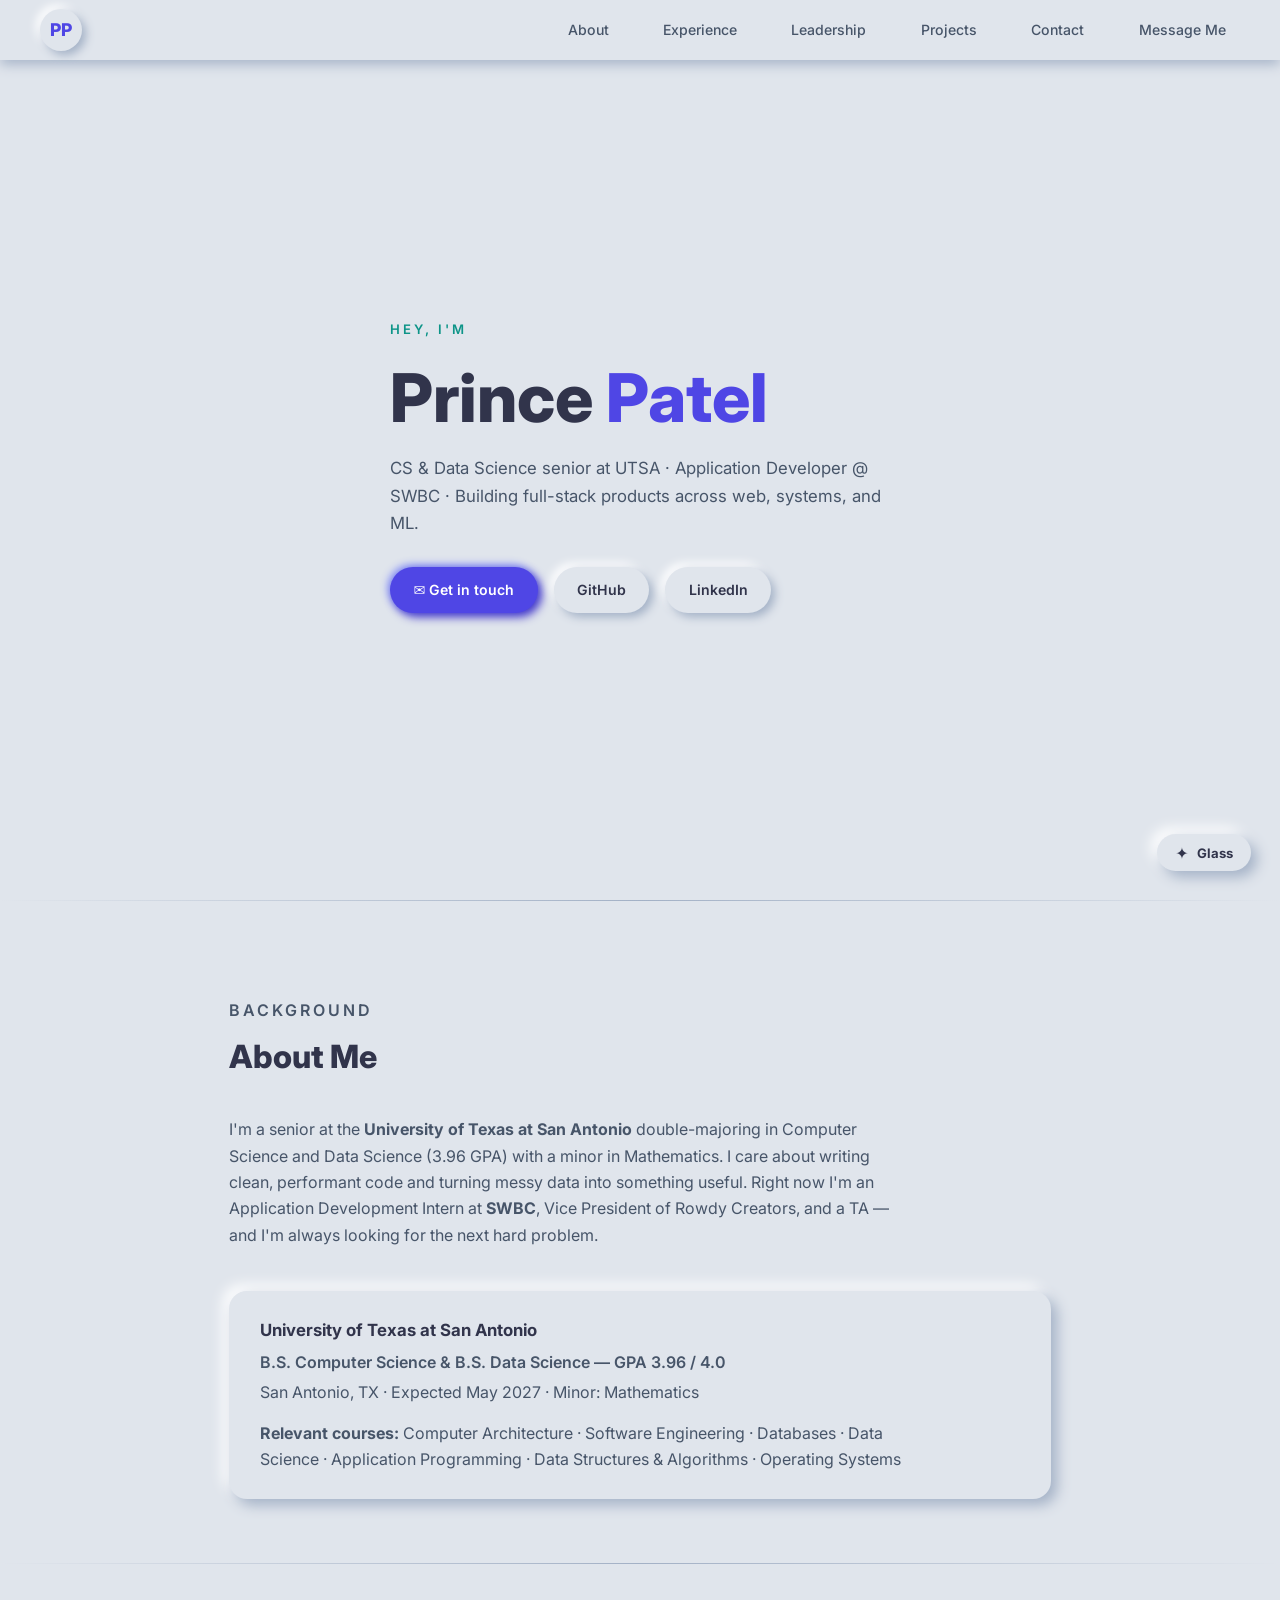
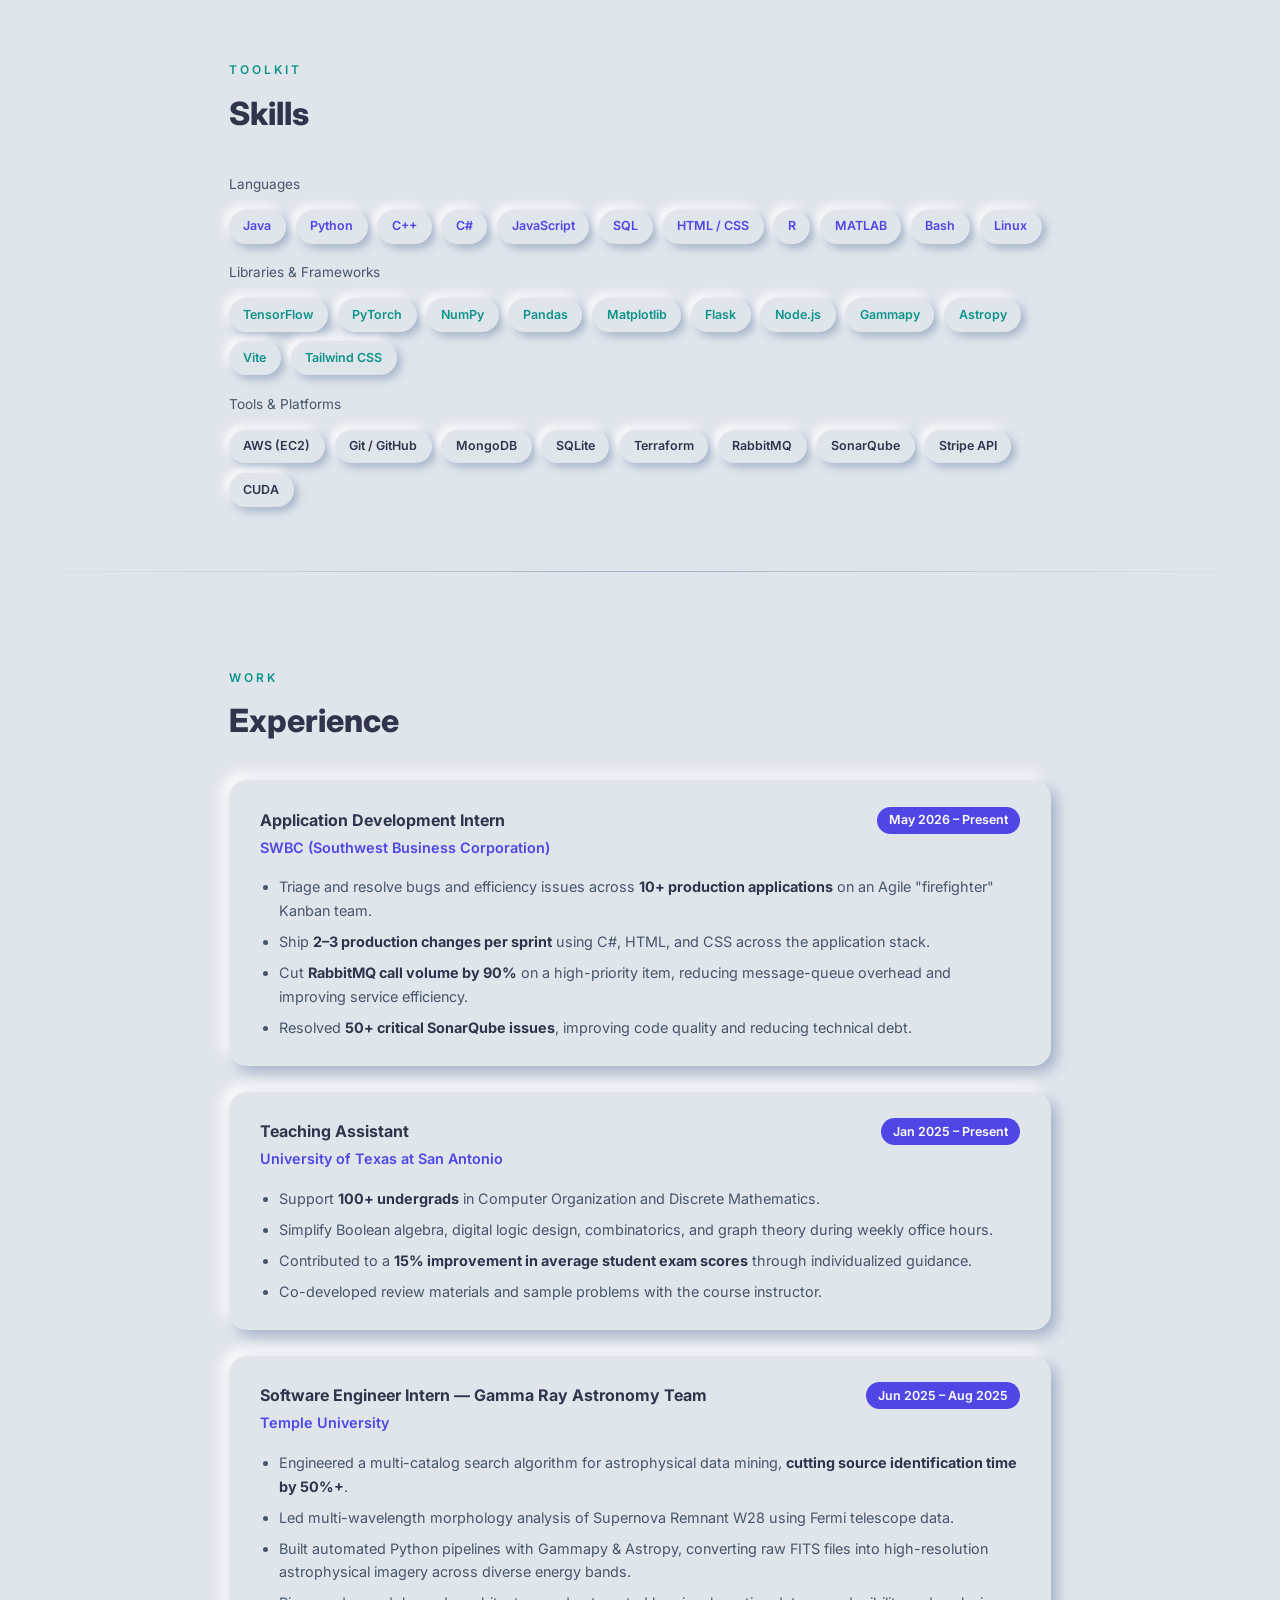
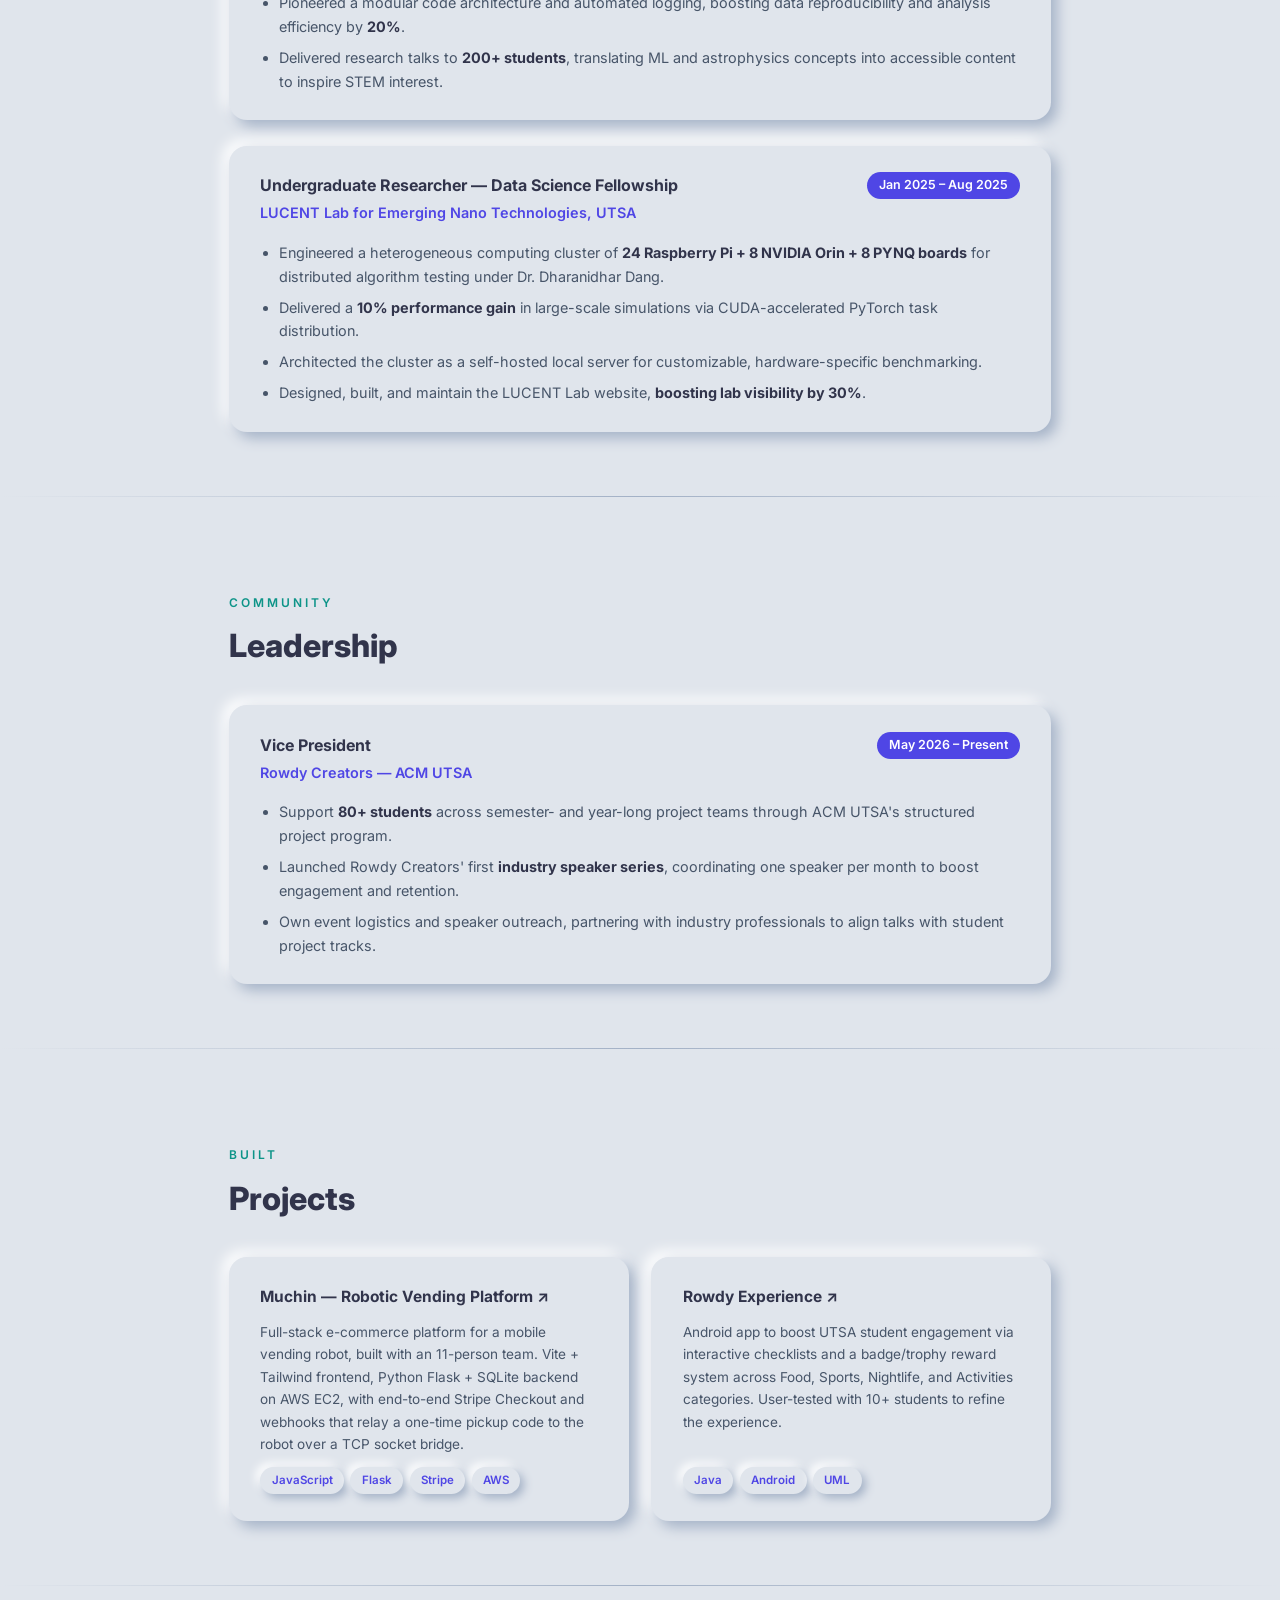
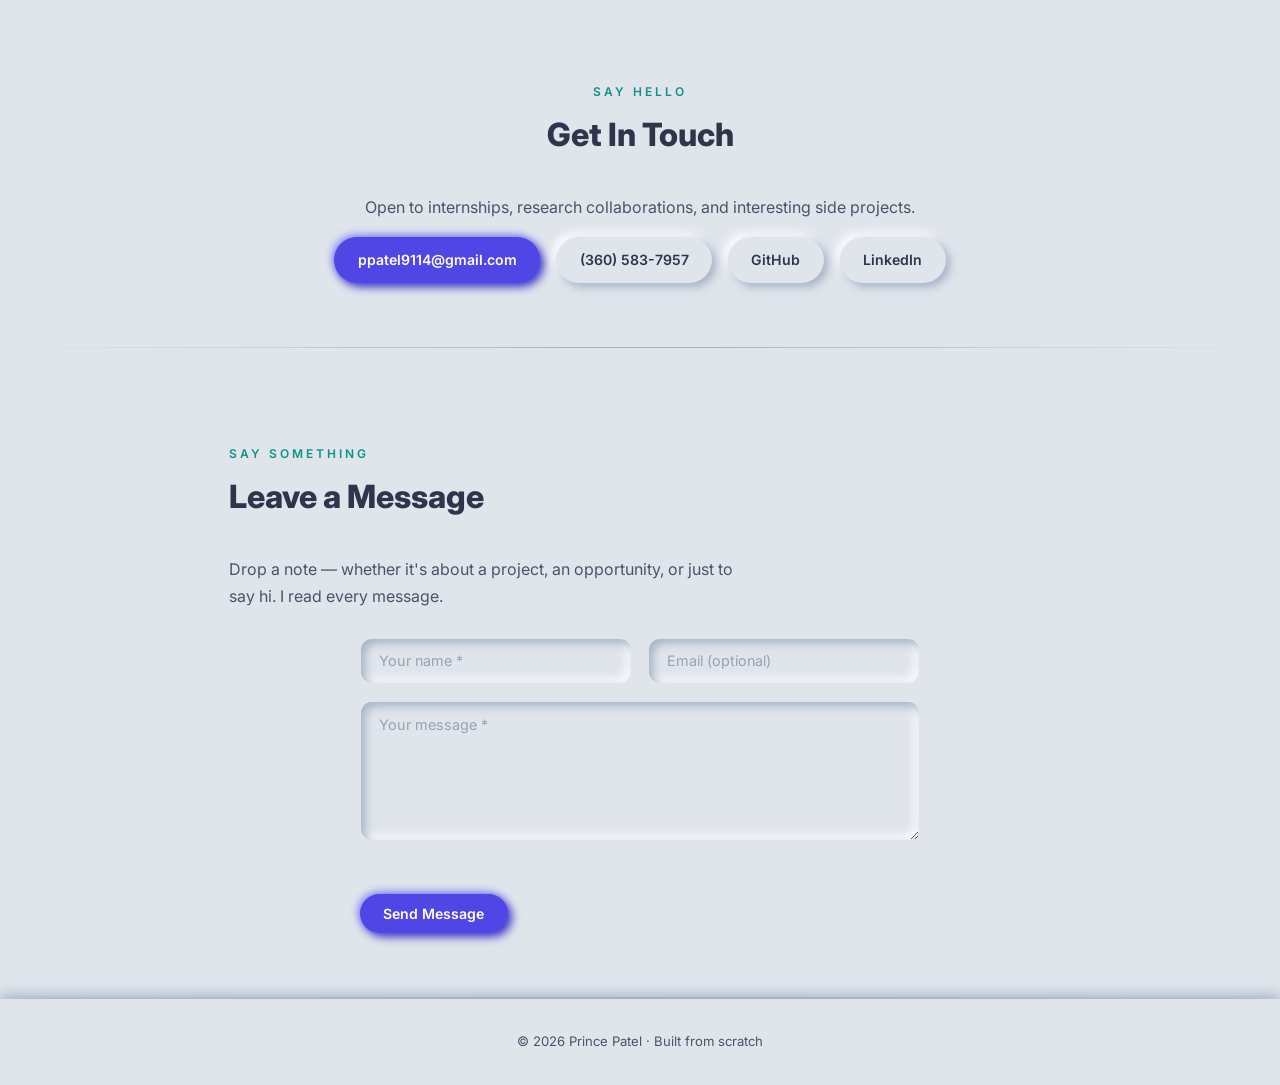
<file: index.html>
<!DOCTYPE html>
<html lang="en" data-theme="neu">
<head>
  <meta charset="UTF-8" />
  <meta name="viewport" content="width=device-width, initial-scale=1.0" />
  <title>Prince Patel — Portfolio</title>
  <link href="https://fonts.googleapis.com/css2?family=Inter:wght@400;500;600;700;800&display=swap" rel="stylesheet" />
  <link rel="stylesheet" href="css/themes.css" />
  <link rel="stylesheet" href="css/base.css" />
  <script>
    // Only hide content for the scroll animation if it can actually run.
    // No JS / old browser => nothing is ever hidden. Failsafe reveals
    // everything if animations.js fails to load (cleared at its end).
    if ('IntersectionObserver' in window &&
        !window.matchMedia('(prefers-reduced-motion: reduce)').matches) {
      document.documentElement.classList.add('js-anim');
      window.__animFailsafe = setTimeout(function () {
        document.documentElement.classList.remove('js-anim');
      }, 2000);
    }
  </script>
</head>
<body>

<!-- NAV -->
<nav>
  <span class="logo">PP</span>
  <ul>
    <li><a href="#about">About</a></li>
    <li><a href="#experience">Experience</a></li>
    <li><a href="#leadership">Leadership</a></li>
    <li><a href="#projects">Projects</a></li>
    <li><a href="#contact">Contact</a></li>
    <li><a href="#leave-message">Message Me</a></li>
  </ul>
</nav>

<!-- HERO -->
<section id="hero">
  <div class="container">
    <p class="hero-eyebrow">Hey, I'm</p>
    <h1 class="hero-name">Prince <span>Patel</span></h1>
    <p class="hero-sub">
      CS &amp; Data Science senior at UTSA · Application Developer @ SWBC ·
      Building full-stack products across web, systems, and ML.
    </p>
    <div class="hero-links">
      <a class="btn btn-primary" href="mailto:ppatel9114@gmail.com">✉ Get in touch</a>
      <a class="btn" href="https://github.com/IMPr1nce" target="_blank" rel="noopener noreferrer">GitHub</a>
      <a class="btn" href="https://www.linkedin.com/in/ppatel9114/" target="_blank" rel="noopener noreferrer">LinkedIn</a>
    </div>
  </div>
</section>

<hr class="divider" />

<!-- ABOUT / EDUCATION -->
<section id="about">
  <div class="container">
    <p class="section-label">Background</p>
    <h2>About Me</h2>
    <p>
      I'm a senior at the <strong>University of Texas at San Antonio</strong> double-majoring in
      Computer Science and Data Science (3.96 GPA) with a minor in Mathematics.
      I care about writing clean, performant code and turning messy data into something useful.
      Right now I'm an Application Development Intern at <strong>SWBC</strong>, Vice President of
      Rowdy Creators, and a TA — and I'm always looking for the next hard problem.
    </p>

    <br />

    <div class="edu-card neu-card" style="margin-top: 1rem;">
      <h3>University of Texas at San Antonio</h3>
      <p class="degree">B.S. Computer Science &amp; B.S. Data Science — GPA 3.96 / 4.0</p>
      <p class="meta">San Antonio, TX · Expected May 2027 · Minor: Mathematics</p>
      <p class="courses">
        <strong>Relevant courses:</strong> Computer Architecture · Software Engineering · Databases ·
        Data Science · Application Programming · Data Structures &amp; Algorithms · Operating Systems
      </p>
    </div>
  </div>
</section>

<hr class="divider" />

<!-- SKILLS -->
<section id="skills">
  <div class="container">
    <p class="section-label">Toolkit</p>
    <h2>Skills</h2>
    <p style="color:var(--muted); font-size:.85rem; margin-bottom:.9rem;">Languages</p>
    <div class="skills-grid">
      <span class="tag">Java</span>
      <span class="tag">Python</span>
      <span class="tag">C++</span>
      <span class="tag">C#</span>
      <span class="tag">JavaScript</span>
      <span class="tag">SQL</span>
      <span class="tag">HTML / CSS</span>
      <span class="tag">R</span>
      <span class="tag">MATLAB</span>
      <span class="tag">Bash</span>
      <span class="tag">Linux</span>
    </div>
    <p style="color:var(--muted); font-size:.85rem; margin: 1.1rem 0 .9rem;">Libraries &amp; Frameworks</p>
    <div class="skills-grid">
      <span class="tag lib">TensorFlow</span>
      <span class="tag lib">PyTorch</span>
      <span class="tag lib">NumPy</span>
      <span class="tag lib">Pandas</span>
      <span class="tag lib">Matplotlib</span>
      <span class="tag lib">Flask</span>
      <span class="tag lib">Node.js</span>
      <span class="tag lib">Gammapy</span>
      <span class="tag lib">Astropy</span>
      <span class="tag lib">Vite</span>
      <span class="tag lib">Tailwind CSS</span>
    </div>
    <p style="color:var(--muted); font-size:.85rem; margin: 1.1rem 0 .9rem;">Tools &amp; Platforms</p>
    <div class="skills-grid">
      <span class="tag tool">AWS (EC2)</span>
      <span class="tag tool">Git / GitHub</span>
      <span class="tag tool">MongoDB</span>
      <span class="tag tool">SQLite</span>
      <span class="tag tool">Terraform</span>
      <span class="tag tool">RabbitMQ</span>
      <span class="tag tool">SonarQube</span>
      <span class="tag tool">Stripe API</span>
      <span class="tag tool">CUDA</span>
    </div>
  </div>
</section>

<hr class="divider" />

<!-- EXPERIENCE -->
<section id="experience">
  <div class="container">
    <p class="section-label">Work</p>
    <h2>Experience</h2>
    <div class="exp-list">

      <div class="exp-card neu-card">
        <div class="exp-header">
          <div>
            <h3>Application Development Intern</h3>
            <p class="exp-org">SWBC (Southwest Business Corporation)</p>
          </div>
          <span class="exp-date">May 2026 – Present</span>
        </div>
        <ul>
          <li>Triage and resolve bugs and efficiency issues across <strong>10+ production applications</strong> on an Agile "firefighter" Kanban team.</li>
          <li>Ship <strong>2–3 production changes per sprint</strong> using C#, HTML, and CSS across the application stack.</li>
          <li>Cut <strong>RabbitMQ call volume by 90%</strong> on a high-priority item, reducing message-queue overhead and improving service efficiency.</li>
          <li>Resolved <strong>50+ critical SonarQube issues</strong>, improving code quality and reducing technical debt.</li>
        </ul>
      </div>

      <div class="exp-card neu-card">
        <div class="exp-header">
          <div>
            <h3>Teaching Assistant</h3>
            <p class="exp-org">University of Texas at San Antonio</p>
          </div>
          <span class="exp-date">Jan 2025 – Present</span>
        </div>
        <ul>
          <li>Support <strong>100+ undergrads</strong> in Computer Organization and Discrete Mathematics.</li>
          <li>Simplify Boolean algebra, digital logic design, combinatorics, and graph theory during weekly office hours.</li>
          <li>Contributed to a <strong>15% improvement in average student exam scores</strong> through individualized guidance.</li>
          <li>Co-developed review materials and sample problems with the course instructor.</li>
        </ul>
      </div>

      <div class="exp-card neu-card">
        <div class="exp-header">
          <div>
            <h3>Software Engineer Intern — Gamma Ray Astronomy Team</h3>
            <p class="exp-org">Temple University</p>
          </div>
          <span class="exp-date">Jun 2025 – Aug 2025</span>
        </div>
        <ul>
          <li>Engineered a multi-catalog search algorithm for astrophysical data mining, <strong>cutting source identification time by 50%+</strong>.</li>
          <li>Led multi-wavelength morphology analysis of Supernova Remnant W28 using Fermi telescope data.</li>
          <li>Built automated Python pipelines with Gammapy &amp; Astropy, converting raw FITS files into high-resolution astrophysical imagery across diverse energy bands.</li>
          <li>Pioneered a modular code architecture and automated logging, boosting data reproducibility and analysis efficiency by <strong>20%</strong>.</li>
          <li>Delivered research talks to <strong>200+ students</strong>, translating ML and astrophysics concepts into accessible content to inspire STEM interest.</li>
        </ul>
      </div>

      <div class="exp-card neu-card">
        <div class="exp-header">
          <div>
            <h3>Undergraduate Researcher — Data Science Fellowship</h3>
            <p class="exp-org">LUCENT Lab for Emerging Nano Technologies, UTSA</p>
          </div>
          <span class="exp-date">Jan 2025 – Aug 2025</span>
        </div>
        <ul>
          <li>Engineered a heterogeneous computing cluster of <strong>24 Raspberry Pi + 8 NVIDIA Orin + 8 PYNQ boards</strong> for distributed algorithm testing under Dr. Dharanidhar Dang.</li>
          <li>Delivered a <strong>10% performance gain</strong> in large-scale simulations via CUDA-accelerated PyTorch task distribution.</li>
          <li>Architected the cluster as a self-hosted local server for customizable, hardware-specific benchmarking.</li>
          <li>Designed, built, and maintain the LUCENT Lab website, <strong>boosting lab visibility by 30%</strong>.</li>
        </ul>
      </div>

    </div>
  </div>
</section>

<hr class="divider" />

<!-- LEADERSHIP -->
<section id="leadership">
  <div class="container">
    <p class="section-label">Community</p>
    <h2>Leadership</h2>
    <div class="exp-list">

      <div class="exp-card neu-card">
        <div class="exp-header">
          <div>
            <h3>Vice President</h3>
            <p class="exp-org">Rowdy Creators — ACM UTSA</p>
          </div>
          <span class="exp-date">May 2026 – Present</span>
        </div>
        <ul>
          <li>Support <strong>80+ students</strong> across semester- and year-long project teams through ACM UTSA's structured project program.</li>
          <li>Launched Rowdy Creators' first <strong>industry speaker series</strong>, coordinating one speaker per month to boost engagement and retention.</li>
          <li>Own event logistics and speaker outreach, partnering with industry professionals to align talks with student project tracks.</li>
        </ul>
      </div>

    </div>
  </div>
</section>

<hr class="divider" />

<!-- PROJECTS -->
<section id="projects">
  <div class="container">
    <p class="section-label">Built</p>
    <h2>Projects</h2>
    <div class="proj-grid">

      <div class="proj-card neu-card">
        <h3><a href="https://github.com/Vendning-Machine-Team" target="_blank" rel="noopener noreferrer">Muchin — Robotic Vending Platform ↗</a></h3>
        <p>Full-stack e-commerce platform for a mobile vending robot, built with an 11-person team. Vite + Tailwind frontend, Python Flask + SQLite backend on AWS EC2, with end-to-end Stripe Checkout and webhooks that relay a one-time pickup code to the robot over a TCP socket bridge.</p>
        <div class="proj-tags">
          <span class="proj-tag">JavaScript</span>
          <span class="proj-tag">Flask</span>
          <span class="proj-tag">Stripe</span>
          <span class="proj-tag">AWS</span>
        </div>
      </div>

      <div class="proj-card neu-card">
        <h3><a href="https://github.com/IMPr1nce/UTSA-Rowdy-Experience" target="_blank" rel="noopener noreferrer">Rowdy Experience ↗</a></h3>
        <p>Android app to boost UTSA student engagement via interactive checklists and a badge/trophy reward system across Food, Sports, Nightlife, and Activities categories. User-tested with 10+ students to refine the experience.</p>
        <div class="proj-tags">
          <span class="proj-tag">Java</span>
          <span class="proj-tag">Android</span>
          <span class="proj-tag">UML</span>
        </div>
      </div>

    </div>
  </div>
</section>

<hr class="divider" />

<!-- CONTACT -->
<section id="contact">
  <div class="container">
    <p class="section-label">Say hello</p>
    <h2>Get In Touch</h2>
    <p style="color:var(--muted);">Open to internships, research collaborations, and interesting side projects.</p>
    <div class="contact-links">
      <a class="btn btn-primary" href="mailto:ppatel9114@gmail.com">ppatel9114@gmail.com</a>
      <a class="btn" href="tel:3605837957">(360) 583-7957</a>
      <a class="btn" href="https://github.com/IMPr1nce" target="_blank" rel="noopener noreferrer">GitHub</a>
      <a class="btn" href="https://www.linkedin.com/in/ppatel9114/" target="_blank" rel="noopener noreferrer">LinkedIn</a>
    </div>
  </div>
</section>

<hr class="divider" />

<!-- LEAVE A MESSAGE -->
<section id="leave-message">
  <div class="container">
    <p class="section-label">Say something</p>
    <h2>Leave a Message</h2>
    <p style="color:var(--muted); margin-bottom:1.8rem; max-width:520px;">
      Drop a note — whether it's about a project, an opportunity, or just to say hi.
      I read every message.
    </p>
    <form class="msg-form" id="msgForm"
          action="/api/messages"
          method="POST">
      <div class="msg-row">
        <input type="text"  name="name"    placeholder="Your name *"  required maxlength="100" />
        <input type="email" name="email"   placeholder="Email (optional)" maxlength="200" />
      </div>
      <textarea name="message" placeholder="Your message *" required maxlength="2000"></textarea>
      <p id="msg-status"></p>
      <button class="btn btn-primary msg-submit" type="submit" id="msgBtn">Send Message</button>
    </form>
  </div>
</section>

<hr class="divider" />

<!-- ADMIN INBOX (?admin=1) -->
<section id="messages">
  <div class="container">
    <p class="section-label">Inbox</p>
    <h2>Messages</h2>
    <div class="msg-list" id="msgList"><p style="color:var(--muted)">Loading…</p></div>
  </div>
</section>

<hr class="divider" />

<footer>
  <p>© 2026 Prince Patel · Built from scratch</p>
</footer>

<!-- SCROLL TO TOP -->
<button class="scroll-top" id="scrollTop" aria-label="Scroll to top">↑</button>

<!-- THEME TOGGLE -->
<button class="theme-toggle" id="themeToggle" aria-label="Toggle theme">
  <span class="theme-toggle-icon" id="themeIcon">✦</span>
  <span id="themeLabel">Glass</span>
</button>


<script src="js/theme.js"></script>
<script src="js/form.js"></script>
<script src="js/animations.js"></script>
</body>
</html>
</file>
<file: css/themes.css>
/* ════════════════════════════════════════
   NEUMORPHISM
   ════════════════════════════════════════ */
[data-theme="neu"] {
  --surface:     #e0e5ec;
  --text:        #31344b;
  --muted:       #475569;
  --accent:      #4f46e5;
  --accent2:     #0d9488;
  --border:      transparent;
  --placeholder: #94a3b8;
  --divider:     linear-gradient(to right, transparent, #a3b1c6, transparent);

  --shadow-d:  #a3b1c6;
  --shadow-l:  #ffffff;
  --raise:     6px 6px 14px var(--shadow-d), -6px -6px 14px var(--shadow-l);
  --raise-sm:  4px 4px 10px var(--shadow-d), -4px -4px 10px var(--shadow-l);
  --inset:     inset 4px 4px 10px var(--shadow-d), inset -4px -4px 10px var(--shadow-l);
}

[data-theme="neu"] body       { background: #e0e5ec; }
[data-theme="neu"] nav        { background: #e0e5ec; box-shadow: 0 4px 12px #a3b1c6, 0 -2px 6px #fff; }
[data-theme="neu"] footer     { box-shadow: 0 -4px 12px #a3b1c6; }
[data-theme="neu"] .btn-primary { box-shadow: 4px 4px 10px #4338ca, -2px -2px 8px #818cf8; }
[data-theme="neu"] .btn-primary:hover { box-shadow: inset 3px 3px 8px #3730a3, inset -2px -2px 6px #6366f1; opacity: 1; }


/* ════════════════════════════════════════
   GLASSMORPHISM
   ════════════════════════════════════════ */
[data-theme="glass"] {
  --surface:     rgba(255, 255, 255, 0.1);
  --text:        #f0f4ff;
  --muted:       rgba(255, 255, 255, 0.6);
  --accent:      #818cf8;
  --accent2:     #2dd4bf;
  --border:      rgba(255, 255, 255, 0.18);
  --placeholder: rgba(255, 255, 255, 0.35);
  --divider:     linear-gradient(to right, transparent, rgba(255,255,255,0.15), transparent);

  --raise:    0 8px 32px rgba(0,0,0,0.25), inset 0 1px 0 rgba(255,255,255,0.12);
  --raise-sm: 0 4px 16px rgba(0,0,0,0.2),  inset 0 1px 0 rgba(255,255,255,0.1);
  --inset:    inset 0 2px 12px rgba(0,0,0,0.25);
}

[data-theme="glass"] body {
  background: linear-gradient(135deg, #1a0533 0%, #0d1b4b 45%, #0a3d62 75%, #0a4a52 100%) fixed;
}
[data-theme="glass"] nav {
  background: rgba(255, 255, 255, 0.06);
  backdrop-filter: blur(24px);
  -webkit-backdrop-filter: blur(24px);
  border-bottom: 1px solid rgba(255, 255, 255, 0.1);
  box-shadow: 0 4px 20px rgba(0,0,0,0.3);
}
[data-theme="glass"] .neu-card {
  backdrop-filter: blur(16px);
  -webkit-backdrop-filter: blur(16px);
}
[data-theme="glass"] footer {
  background: rgba(255,255,255,0.04);
  backdrop-filter: blur(16px);
  -webkit-backdrop-filter: blur(16px);
  border-top: 1px solid rgba(255,255,255,0.08);
}
[data-theme="glass"] .theme-toggle {
  backdrop-filter: blur(16px);
  -webkit-backdrop-filter: blur(16px);
}
[data-theme="glass"] nav a:hover { box-shadow: none; background: rgba(255,255,255,0.08); }
[data-theme="glass"] nav .logo   { box-shadow: 0 0 0 1px rgba(255,255,255,0.15); }
</file>
<file: css/base.css>
/* ── RESET ── */
*, *::before, *::after { box-sizing: border-box; margin: 0; padding: 0; }

html { scroll-behavior: smooth; }

body {
  color: var(--text);
  font-family: 'Inter', system-ui, sans-serif;
  line-height: 1.65;
  min-height: 100vh;
}

/* ── NAV ── */
nav {
  position: fixed; top: 0; left: 0; right: 0; z-index: 100;
  display: flex; align-items: center; justify-content: space-between;
  padding: 0 2.5rem;
  height: 60px;
  transition: background .4s, box-shadow .4s;
}
nav .logo {
  font-weight: 800; font-size: 1.1rem; color: var(--accent);
  width: 42px; height: 42px; border-radius: 50%;
  display: flex; align-items: center; justify-content: center;
  box-shadow: var(--raise-sm);
  transition: box-shadow .3s;
}
nav ul { list-style: none; display: flex; gap: 1.6rem; }
nav a {
  text-decoration: none; color: var(--muted); font-size: .88rem; font-weight: 500;
  padding: .4rem .9rem; border-radius: 20px;
  transition: color .2s, box-shadow .2s;
}
nav a:hover { color: var(--accent); box-shadow: var(--raise-sm); }

/* ── LAYOUT ── */
section { padding: 6rem 0 4rem; }
.container { max-width: 880px; margin: 0 auto; padding: 0 1.8rem; }

/* ── HERO ── */
#hero { min-height: 100vh; display: flex; align-items: center; }
#hero .container { display: flex; flex-direction: column; gap: 1.3rem; }
.hero-eyebrow { font-size: .82rem; color: var(--accent2); letter-spacing: 3px; text-transform: uppercase; font-weight: 600; }
.hero-name { font-size: clamp(2.6rem, 6vw, 4.2rem); font-weight: 800; line-height: 1.08; }
.hero-name span { color: var(--accent); }
.hero-sub { font-size: 1.05rem; color: var(--muted); max-width: 500px; }
.hero-links { display: flex; gap: 1rem; flex-wrap: wrap; margin-top: .5rem; }

/* ── BUTTONS ── */
.btn {
  display: inline-flex; align-items: center; gap: .45rem;
  padding: .65rem 1.4rem; border-radius: 30px;
  font-size: .88rem; font-weight: 600;
  text-decoration: none;
  background: var(--surface); color: var(--text);
  box-shadow: var(--raise-sm);
  border: 1px solid var(--border);
  cursor: pointer; font-family: inherit;
  transition: box-shadow .2s, color .2s;
}
.btn:hover { box-shadow: var(--inset); color: var(--accent); }
.btn-primary { background: var(--accent); color: #fff; border-color: transparent; }
.btn-primary:hover { color: #fff; opacity: .88; }

/* ── SECTION LABELS & HEADINGS ── */
.section-label {
  font-size: .75rem; color: var(--accent2); letter-spacing: 3px;
  text-transform: uppercase; margin-bottom: .5rem; font-weight: 600;
}
h2 { font-size: 2rem; font-weight: 800; margin-bottom: 2rem; color: var(--text); }

/* ── CARD BASE ── */
.neu-card {
  background: var(--surface);
  border-radius: 18px;
  box-shadow: var(--raise);
  border: 1px solid var(--border);
  padding: 1.6rem 1.9rem;
  transition: box-shadow .3s;
}

/* ── ABOUT ── */
#about p { color: var(--muted); max-width: 680px; font-size: 1rem; }

/* ── EDUCATION ── */
.edu-card h3 { font-size: 1.05rem; font-weight: 700; }
.edu-card .degree { color: var(--accent); font-weight: 600; margin-top: .25rem; font-size: .95rem; }
.edu-card .meta { color: var(--muted); font-size: .86rem; margin-top: .25rem; }
.edu-card .courses { margin-top: .9rem; font-size: .84rem; color: var(--muted); }

/* ── SKILLS ── */
.skills-grid { display: flex; flex-wrap: wrap; gap: .6rem; }
.tag {
  background: var(--surface);
  box-shadow: var(--raise-sm);
  border: 1px solid var(--border);
  color: var(--accent);
  font-size: .78rem; font-weight: 600;
  padding: .35rem .85rem; border-radius: 20px;
  transition: box-shadow .2s;
}
.tag:hover { box-shadow: var(--inset); }
.tag.lib { color: var(--accent2); }
.tag.tool { color: var(--text); }

/* ── EXPERIENCE ── */
.exp-list { display: flex; flex-direction: column; gap: 1.6rem; }
.exp-header { display: flex; justify-content: space-between; align-items: flex-start; flex-wrap: wrap; gap: .4rem; }
.exp-header h3 { font-size: 1rem; font-weight: 700; }
.exp-org { color: var(--accent); font-size: .9rem; font-weight: 600; margin-top: .15rem; }
.exp-date {
  font-size: .78rem; color: #fff; background: var(--accent);
  padding: .2rem .75rem; border-radius: 20px;
  white-space: nowrap; font-weight: 600;
}
.exp-card ul { margin-top: 1rem; padding-left: 1.2rem; display: flex; flex-direction: column; gap: .45rem; }
.exp-card li { color: var(--muted); font-size: .9rem; }
.exp-card li strong { color: var(--text); }

/* ── PROJECTS ── */
.proj-grid { display: grid; grid-template-columns: repeat(auto-fill, minmax(260px,1fr)); gap: 1.4rem; }
.proj-card { display: flex; flex-direction: column; gap: .7rem; }
.proj-card:hover { box-shadow: var(--inset); }
.proj-card h3 { font-size: .97rem; font-weight: 700; }
.proj-card p { color: var(--muted); font-size: .85rem; flex: 1; }
.proj-tags { display: flex; flex-wrap: wrap; gap: .4rem; }
.proj-tag {
  background: var(--surface); border: 1px solid var(--border);
  box-shadow: var(--raise-sm);
  color: var(--accent); font-size: .72rem; font-weight: 600;
  padding: .2rem .65rem; border-radius: 20px;
}

/* ── CONTACT ── */
#contact { text-align: center; }
#contact .contact-links { display: flex; justify-content: center; gap: 1rem; flex-wrap: wrap; margin-top: 1rem; }

/* ── MESSAGE FORM ── */
.msg-form { max-width: 560px; margin: 0 auto; display: flex; flex-direction: column; gap: 1.1rem; }
.msg-row { display: grid; grid-template-columns: 1fr 1fr; gap: 1rem; }
.msg-form input,
.msg-form textarea {
  width: 100%; border-radius: 12px;
  background: var(--surface); border: 1px solid var(--border);
  color: var(--text); font-family: inherit; font-size: .9rem;
  padding: .85rem 1.1rem; outline: none;
  box-shadow: var(--inset);
  transition: box-shadow .2s, border-color .2s;
  resize: vertical;
}
.msg-form input:focus,
.msg-form textarea:focus { border-color: var(--accent); box-shadow: var(--inset), 0 0 0 2px color-mix(in srgb, var(--accent) 25%, transparent); }
.msg-form textarea { min-height: 140px; }
.msg-form input::placeholder,
.msg-form textarea::placeholder { color: var(--placeholder); }
.msg-submit { align-self: flex-start; }
.msg-submit:disabled { opacity: .5; cursor: not-allowed; }
#msg-status { font-size: .88rem; min-height: 1.2em; font-weight: 500; }
#msg-status.ok  { color: var(--accent2); }
#msg-status.err { color: #e53e3e; }

/* ── ADMIN INBOX ── */
#messages { display: none; }
#messages.visible { display: block; }
.msg-list { display: flex; flex-direction: column; gap: 1rem; margin-top: 1rem; }
.msg-item {
  border-radius: 14px; background: var(--surface);
  border: 1px solid var(--border);
  box-shadow: var(--raise); padding: 1rem 1.3rem;
}
.msg-item-header { display: flex; justify-content: space-between; flex-wrap: wrap; gap: .3rem; margin-bottom: .5rem; }
.msg-item-name { font-weight: 700; font-size: .9rem; }
.msg-item-meta { font-size: .76rem; color: var(--muted); }
.msg-item-body { color: var(--muted); font-size: .88rem; white-space: pre-wrap; }

/* ── FOOTER ── */
footer { text-align: center; padding: 2rem; font-size: .82rem; color: var(--muted); }

/* ── DIVIDER ── */
.divider { border: none; height: 1px; margin: 0; background: var(--divider); }

/* ── SCROLL FADE-IN ──
   Scoped to .js-anim (set in <head>) so the page is never hidden
   when JS is off, unsupported, or reduced-motion is requested. */
.js-anim section,
.js-anim .neu-card,
.js-anim .tag {
  opacity: 0;
  transform: translateY(18px);
  transition: opacity .5s ease, transform .5s ease;
}
.js-anim section.in-view,
.js-anim .neu-card.in-view,
.js-anim .tag.in-view {
  opacity: 1;
  transform: translateY(0);
}

@media (prefers-reduced-motion: reduce) {
  *, *::before, *::after {
    animation-duration: .01ms !important;
    transition-duration: .01ms !important;
    scroll-behavior: auto !important;
  }
}

/* ── ACTIVE NAV LINK ── */
nav a.active { color: var(--accent); box-shadow: var(--raise-sm); }

/* ── SCROLL-TO-TOP ── */
.scroll-top {
  position: fixed; bottom: 1.8rem; left: 1.8rem; z-index: 200;
  width: 42px; height: 42px; border-radius: 50%;
  display: flex; align-items: center; justify-content: center;
  font-size: 1.1rem;
  background: var(--surface); color: var(--muted);
  box-shadow: var(--raise-sm); border: 1px solid var(--border);
  cursor: pointer; font-family: inherit;
  opacity: 0; pointer-events: none;
  transition: opacity .25s, box-shadow .2s, color .2s;
}
.scroll-top.visible { opacity: 1; pointer-events: all; }
.scroll-top:hover { color: var(--accent); box-shadow: var(--inset); }

/* ── THEME TOGGLE ── */
.theme-toggle {
  position: fixed; bottom: 1.8rem; right: 1.8rem; z-index: 200;
  display: flex; align-items: center; gap: .5rem;
  padding: .6rem 1.1rem; border-radius: 30px;
  font-size: .82rem; font-weight: 700;
  cursor: pointer; font-family: inherit;
  background: var(--surface); color: var(--text);
  box-shadow: var(--raise);
  border: 1px solid var(--border);
  transition: box-shadow .2s, color .2s;
}
.theme-toggle:hover { box-shadow: var(--inset); color: var(--accent); }
.theme-toggle-icon { font-size: 1rem; line-height: 1; }

/* ── PROJECT TITLE LINKS ── */
.proj-card h3 a {
  color: inherit; text-decoration: none;
  transition: color .2s;
}
.proj-card h3 a:hover { color: var(--accent); }

/* ════════════════════════════════════════
   RESPONSIVE
   ════════════════════════════════════════ */
@media (max-width: 768px) {
  nav { padding: 0 .9rem; gap: .6rem; }
  nav .logo { width: 36px; height: 36px; font-size: .95rem; flex-shrink: 0; }
  /* Let the links scroll horizontally instead of overflowing the bar */
  nav ul {
    gap: .2rem;
    overflow-x: auto;
    flex-wrap: nowrap;
    scrollbar-width: none;
    -ms-overflow-style: none;
  }
  nav ul::-webkit-scrollbar { display: none; }
  nav a { font-size: .8rem; padding: .35rem .55rem; white-space: nowrap; }

  section { padding: 4.5rem 0 3rem; }
  .container { padding: 0 1.1rem; }
  h2 { font-size: 1.6rem; margin-bottom: 1.4rem; }

  .neu-card { padding: 1.2rem 1.3rem; border-radius: 14px; }
  .exp-header h3 { font-size: .94rem; }

  /* Stack the name/email inputs */
  .msg-row { grid-template-columns: 1fr; }

  /* Keep the floating buttons clear of the edges */
  .theme-toggle { bottom: 1rem; right: 1rem; padding: .5rem .9rem; font-size: .76rem; }
  .scroll-top   { bottom: 1rem; left: 1rem; width: 38px; height: 38px; }
}

@media (max-width: 420px) {
  #hero { min-height: 88vh; }
  .hero-sub { font-size: .96rem; }
  .btn { padding: .55rem 1.1rem; font-size: .82rem; }
  .contact-links { flex-direction: column; align-items: center; }
}
</file>
